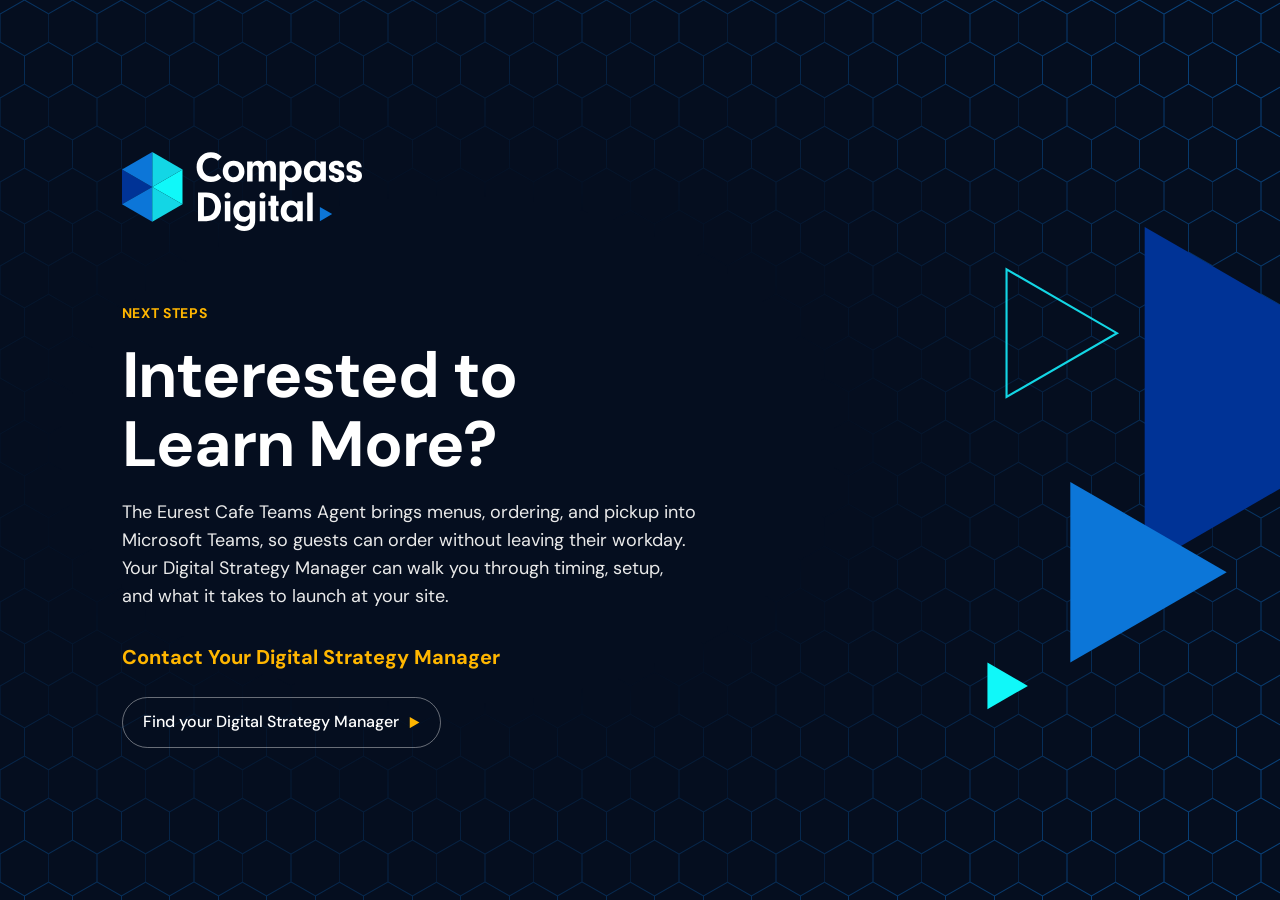
<file: index.html>
<!doctype html>
<html lang="en" data-brand="compass-digital">
<head>
<meta charset="utf-8">
<meta name="viewport" content="width=device-width, initial-scale=1, viewport-fit=cover">
<meta name="robots" content="noindex">
<meta name="color-scheme" content="dark">
<meta http-equiv="Content-Security-Policy" content="default-src 'none'; style-src 'unsafe-inline'; img-src data:; font-src data:; base-uri 'none'; form-action 'none'">
<meta name="referrer" content="no-referrer">
<!-- ╔══ SITE CONFIG (head) ═════════════════════════════════════════════════╗
     ║ Per-site values, part 1 of 2. Part 2 is the first block in <body>.    ║
     ║ Theme: set data-brand on <html> above (themes are defined in :root).  ║
     ╚═══════════════════════════════════════════════════════════════════════╝ -->
<title>Eurest Cafe Teams Agent · Next Steps</title>
<meta name="description" content="Ready to bring the Eurest Cafe Teams Agent to your site? Contact your Digital Strategy Manager to learn more.">
<!-- ══ END SITE CONFIG (head) ══ -->
<link rel="icon" type="image/svg+xml" href="[data-uri]">
<style>
/* ──────────────────────────────────────────────────────────────────────────
   Placeholder page · Compass Digital brand guidelines v1.02
   Type: DM Sans (embedded, Latin subset, SIL OFL 1.1).
   Colour names follow the guide (p.19): Blue #003396, Cerulean #0C76D8,
   Cyan #13D6E5, Lite Cyan #10F8F9, Gold #FFB600 (single accent).
   ────────────────────────────────────────────────────────────────────────── */

@font-face { font-family: "DM Sans"; font-weight: 400; font-display: swap; src: url("[data-uri]") format("woff2"); }
@font-face { font-family: "DM Sans"; font-weight: 500; font-display: swap; src: url("[data-uri]") format("woff2"); }
@font-face { font-family: "DM Sans"; font-weight: 700; font-display: swap; src: url("[data-uri]") format("woff2"); }

/* Brand tokens. Add a new [data-brand="…"] block to theme another site. */
[data-brand="compass-digital"] {
  --bg:        #050E1F;  /* Compass Digital Black */
  --text:      #FFFFFF;  /* White                 */
  --text-soft: #EAEAEA;  /* Neutral 4: body copy  */
  --accent:    #FFB600;  /* Gold: callout, CTA, link marker, focus */
  --line:      #0C76D8;  /* Cerulean: hex grid    */
  --tri-1:     #003396;  /* Blue                  */
  --tri-2:     #0C76D8;  /* Cerulean              */
  --tri-3:     #13D6E5;  /* Cyan                  */
  --tri-4:     #10F8F9;  /* Lite Cyan             */
}

*, *::before, *::after { box-sizing: border-box; }

html { background: var(--bg); color: var(--text); -webkit-text-size-adjust: 100%; overflow-x: hidden; }

body {
  position: relative;
  margin: 0;
  min-height: 100vh;
  min-height: 100dvh;
  display: grid;
  align-items: center;
  font: 400 1.125rem/1.55 "DM Sans", system-ui, sans-serif;
  overflow: clip;   /* keeps the bleeding motif from causing sideways scroll */
}

/* ── Motif: hexagon line grid, faded out of the centre so it hugs the edges */
body::before {
  content: "";
  position: absolute;
  inset: 0;
  z-index: -2;
  background: url("data:image/svg+xml,%3Csvg xmlns='http://www.w3.org/2000/svg' width='48.5' height='84'%3E%3Cpath d='M24.25 0 48.5 14v28L24.25 56 0 42V14zM24.25 56v28' fill='none' stroke='%230C76D8' stroke-opacity='.5'/%3E%3C/svg%3E") 0 0 / 48.5px 84px;
  -webkit-mask: radial-gradient(ellipse 75% 70% at 35% 50%, transparent 40%, #000 100%);
          mask: radial-gradient(ellipse 75% 70% at 35% 50%, transparent 40%, #000 100%);
}

/* ── Motif: forward-facing triangles, bleeding off the right edge */
.decor {
  position: absolute;
  z-index: -1;
  top: 50%;
  right: 0;
  height: min(82vh, 680px);
  width: auto;
  transform: translate(22%, -50%);
  pointer-events: none;
}

/* ── Content */
main {
  width: min(100%, 76rem);
  margin: 0 auto;
  padding: clamp(2.5rem, 7vw, 5rem) clamp(1.5rem, 7vw, 6rem);
}

.content { max-width: 36rem; }

.logo { display: block; width: clamp(11rem, 26vw, 15rem); height: auto; }

/* Clearspace ≥ the logo's arrow (≈18% of its height) on all sides */
.logo-wrap { margin: 0 0 clamp(3rem, 8vh, 5rem); padding: 0; }

.callout {
  margin: 0 0 1rem;
  font-size: .875rem;
  font-weight: 700;
  letter-spacing: .05em;   /* guide: tracking 50 */
  text-transform: uppercase;
  color: var(--accent);
}

h1 {
  margin: 0 0 1.25rem;
  font-size: clamp(2.25rem, 1.4rem + 3.6vw, 4rem);
  font-weight: 700;
  line-height: 1.08;
  letter-spacing: -.015em;
  text-wrap: balance;
}

.body { margin: 0 0 2rem; max-width: 34em; color: var(--text-soft); text-wrap: pretty; }

.cta { margin: 0 0 1.5rem; font-size: 1.25rem; font-weight: 700; color: var(--accent); }

/* Secondary link: shaped as a pill so it reads as interactive without an underline */
.more {
  display: inline-flex;
  align-items: center;
  gap: .625rem;
  padding: .75rem 1.25rem;
  border: 1px solid rgb(255 255 255 / .4);
  border-radius: 999px;
  color: var(--text);
  font-size: 1rem;
  font-weight: 500;
  text-decoration: none;
  transition: border-color .2s, background-color .2s;
}
.more svg { width: .7em; height: .7em; flex: none; fill: var(--accent); }
.more:hover { border-color: var(--accent); background: rgb(255 182 0 / .08); }
.more:focus-visible { outline: 3px solid var(--accent); outline-offset: 3px; }

/* ── Small screens: triangles move to the bottom-right corner, clear of copy */
@media (max-width: 47.99em) {
  body { align-items: start; }
  .decor { top: auto; bottom: 0; height: 48vw; transform: translate(20%, 8%); }
  main { padding-bottom: 48vw; }
}

/* ── Motion: one gentle entrance, only when the visitor allows motion */
@media (prefers-reduced-motion: no-preference) {
  .content > * { animation: rise .7s cubic-bezier(.2, .7, .2, 1) both; }
  .content > :nth-child(2) { animation-delay: .08s; }
  .content > :nth-child(3) { animation-delay: .16s; }
  .content > :nth-child(4) { animation-delay: .24s; }
  .content > :nth-child(5) { animation-delay: .32s; }
  .content > :nth-child(6) { animation-delay: .40s; }
  @keyframes rise { from { opacity: 0; transform: translateY(.75rem); } }
}

@media (forced-colors: active) {
  .more { border-color: LinkText; }
  .more svg { fill: LinkText; }
}
</style>
</head>
<body>
<main>
  <div class="content">
    <!-- ╔══ SITE CONFIG (content) ═══════════════════════════════════════════╗
         ║ Per-site copy, part 2 of 2. Callout UPPERCASE · heading Title Case ║
         ║ · body sentence case · Oxford comma · no italics or underlines.    ║
         ╚════════════════════════════════════════════════════════════════════╝ -->
    <p class="logo-wrap"><img class="logo" src="[data-uri]" width="431.54" height="142.34" alt="Compass Digital"></p>
    <p class="callout">Next Steps</p>
    <h1>Interested to Learn More?</h1>
    <p class="body">The Eurest Cafe Teams Agent brings menus, ordering, and pickup into Microsoft Teams, so guests can order without leaving their workday. Your Digital Strategy Manager can walk you through timing, setup, and what it takes to launch at your site.</p>
    <p class="cta">Contact Your Digital Strategy Manager</p>
    <a class="more" href="https://www.cdsupport.io/hc/en-us/articles/23193519933975-Who-is-my-Digital-Strategy-Manager-B-I">Find your Digital Strategy Manager<svg viewBox="0 0 22.13 25.57" aria-hidden="true"><path d="M0 0v25.57L22.13 12.79z"/></svg></a>
    <!-- ══ END SITE CONFIG (content) ══ -->
  </div>
</main>

<!-- Decorative motif: forward-facing triangles (brand guide p.5) -->
<svg class="decor" viewBox="0 0 420 640" aria-hidden="true" focusable="false">
  <path fill="var(--tri-1)" d="M200 110v320l277.1-160z"/>
  <path fill="var(--tri-2)" d="M130 350v170l147.2-85z"/>
  <path fill="none" stroke="var(--tri-3)" stroke-width="2" d="M70 150v120l103.9-60z"/>
  <path fill="var(--tri-4)" d="M52 520v44l38.1-22z"/>
</svg>
</body>
</html>
</file>
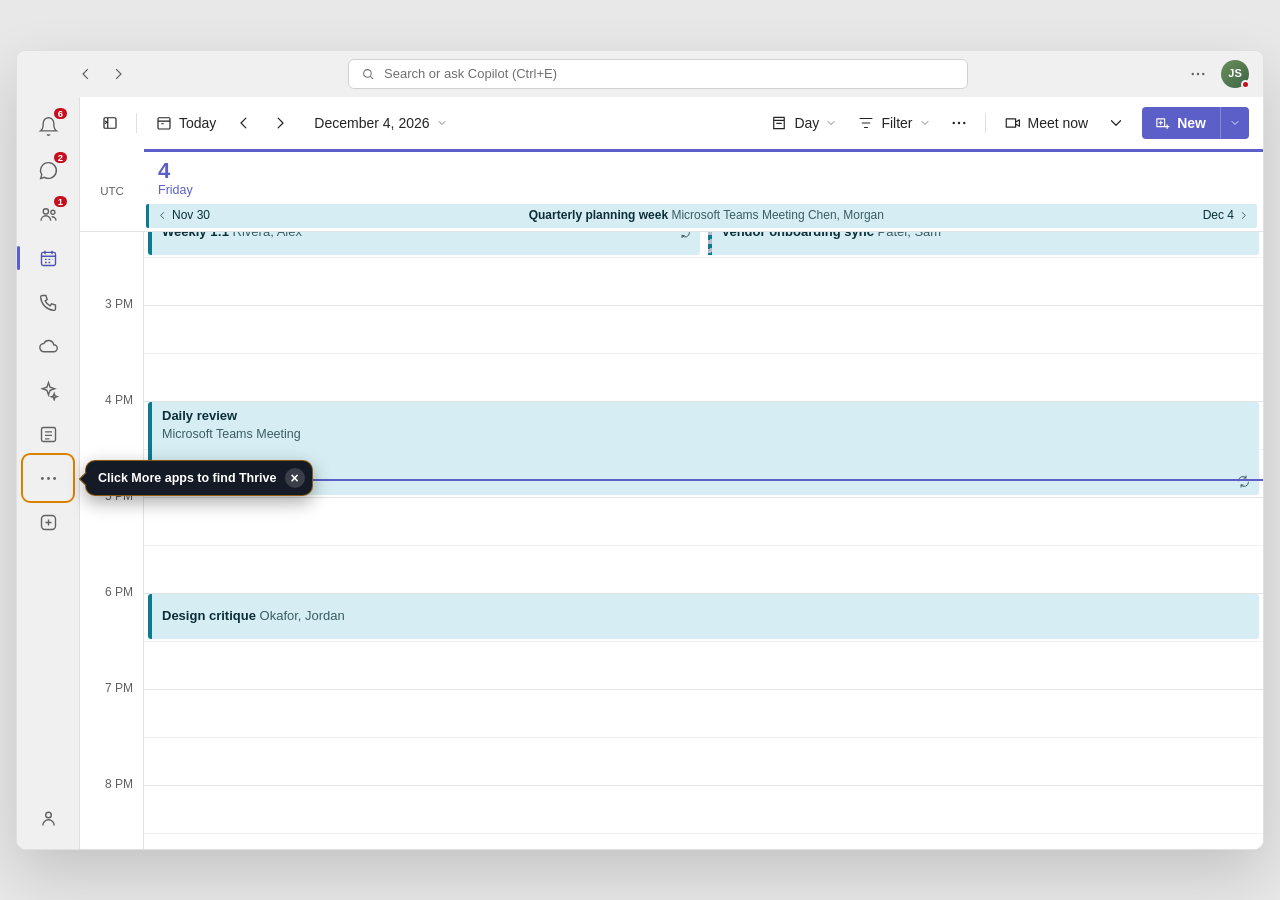
<file: teams/ordering.html>
<!doctype html>
<html lang="en">
<head>
<meta charset="utf-8" />
<meta name="viewport" content="width=device-width, initial-scale=1, viewport-fit=cover" />
<meta http-equiv="Content-Security-Policy" content="default-src 'self'; script-src 'self'; style-src 'self' 'unsafe-inline'; img-src 'self'; font-src 'self'; connect-src 'none'; frame-src 'none'; object-src 'none'; base-uri 'none'; form-action 'none'" />
<meta name="referrer" content="same-origin" />
<meta name="robots" content="noindex, nofollow, noarchive" />
<title>Thrive — Microsoft Teams</title>
<link rel="stylesheet" href="../assets/css/fonts.css" />
<script src="../assets/js/theme.js"></script>
<link rel="stylesheet" href="ordering.css" />
<link rel="stylesheet" href="calendar.css" />
<link rel="stylesheet" href="nav.css" />
<link rel="stylesheet" href="chats.css" />
<link rel="stylesheet" href="activity.css" />
<link rel="stylesheet" href="screens.css" />
<link rel="stylesheet" href="cues.css" />
</head>
<body>
<main class="window" data-view="calendar" role="application" aria-label="Thrive app in Microsoft Teams">

  <!-- Teams titlebar -->
  <div class="titlebar">
    <div class="navbtns">
      <button class="btn-ic" title="Back"><svg viewBox="0 0 24 24" fill="none" stroke="currentColor" stroke-width="1.6"><path d="M14.5 5.5L8 12l6.5 6.5"/></svg></button>
      <button class="btn-ic" title="Forward"><svg viewBox="0 0 24 24" fill="none" stroke="currentColor" stroke-width="1.6"><path d="M9.5 5.5L16 12l-6.5 6.5"/></svg></button>
    </div>
    <div class="searchbox"><svg viewBox="0 0 24 24" fill="none" stroke="currentColor" stroke-width="1.8"><circle cx="11" cy="11" r="6.5"/><path d="M16 16l4.5 4.5"/></svg>Search or ask Copilot (Ctrl+E)</div>
    <div class="tright">
      <button class="btn-ic" title="Settings and more"><svg viewBox="0 0 24 24" fill="currentColor"><circle cx="5" cy="12" r="1.6"/><circle cx="12" cy="12" r="1.6"/><circle cx="19" cy="12" r="1.6"/></svg></button>
      <span class="winavatar" title="Smith, John">JS<i></i></span>
    </div>
  </div>

  <div class="shell">
    <!-- App rail -->
    <nav class="rail" aria-label="App bar">
      <button class="rit" title="Activity" data-go="activity"><svg viewBox="0 0 24 24" fill="none" stroke="currentColor" stroke-width="1.6"><path d="M18 8a6 6 0 10-12 0c0 7-3 9-3 9h18s-3-2-3-9"/><path d="M13.7 21a2 2 0 01-3.4 0"/></svg><span class="rbadge"></span></button>
      <button class="rit" title="Chat" data-go="chats"><svg viewBox="0 0 24 24" fill="none" stroke="currentColor" stroke-width="1.6"><path d="M12 3a9 9 0 00-7.7 13.7L3 21l4.5-1.2A9 9 0 1012 3z"/></svg><span class="rbadge">2</span></button>
      <button class="rit" title="Teams" data-go="teams"><svg viewBox="0 0 24 24" fill="none" stroke="currentColor" stroke-width="1.6"><circle cx="9" cy="8.5" r="3"/><path d="M3.5 19a5.5 5.5 0 0111 0"/><circle cx="17" cy="9.5" r="2.3"/><path d="M15.6 14.6a4.6 4.6 0 015 4.4"/></svg><span class="rbadge">1</span></button>
      <button class="rit on" title="Calendar" data-go="calendar"><svg viewBox="0 0 24 24" fill="none" stroke="currentColor" stroke-width="1.6"><rect x="4" y="5" width="16" height="15" rx="2"/><path d="M4 9.5h16M8 3v4M16 3v4M8 13h2M12 13h2M16 13h.5M8 16.5h2M12 16.5h2"/></svg></button>
      <button class="rit" title="Calls" data-go="calls"><svg viewBox="0 0 24 24" fill="none" stroke="currentColor" stroke-width="1.6"><path d="M5 4h4l1.5 4.5-2.3 1.7a12 12 0 005.6 5.6l1.7-2.3L20 15v4a2 2 0 01-2.2 2A16.5 16.5 0 013 6.2 2 2 0 015 4z"/></svg></button>
      <button class="rit" title="OneDrive" data-go="files"><svg viewBox="0 0 24 24" fill="none" stroke="currentColor" stroke-width="1.6"><path d="M7 18h11a4 4 0 100-8 6 6 0 00-11.3-1.5A4.5 4.5 0 007 18z"/></svg></button>
      <button class="rit" title="Copilot" data-go="copilot"><svg viewBox="0 0 24 24" fill="none" stroke="currentColor" stroke-width="1.6"><path d="M12 3l1.8 5.2L19 10l-5.2 1.8L12 17l-1.8-5.2L5 10l5.2-1.8L12 3z"/><path d="M18.5 15.5l.9 2.6 2.6.9-2.6.9-.9 2.6-.9-2.6-2.6-.9 2.6-.9.9-2.6z"/></svg></button>
      <button class="rit" title="Notes" data-go="notes"><svg viewBox="0 0 24 24" fill="none" stroke="currentColor" stroke-width="1.6"><rect x="4" y="4" width="16" height="16" rx="2"/><path d="M8 9h8M8 13h8M8 17h5"/></svg></button>
      <button class="rit" title="More apps" data-apps aria-haspopup="dialog" aria-expanded="false" aria-controls="apps"><svg viewBox="0 0 24 24" fill="currentColor"><circle cx="5" cy="12" r="1.6"/><circle cx="12" cy="12" r="1.6"/><circle cx="19" cy="12" r="1.6"/></svg></button>
      <button class="rit" title="Add apps" data-apps aria-haspopup="dialog" aria-expanded="false" aria-controls="apps"><svg viewBox="0 0 24 24" fill="none" stroke="currentColor" stroke-width="1.6"><rect x="4" y="4" width="16" height="16" rx="4"/><path d="M12 8.5v7M8.5 12h7"/></svg></button>
      <span class="rsp"></span>
      <button class="rit" title="People" data-go="people"><svg viewBox="0 0 24 24" fill="none" stroke="currentColor" stroke-width="1.6"><circle cx="12" cy="8" r="3.2"/><path d="M5.5 20a6.5 6.5 0 0113 0"/></svg></button>
    </nav>

    <!-- Side panes (lists) come before main panes. Each screen's script builds its pane. -->
    <aside id="actlist" aria-label="Activity"></aside>
    <aside id="clist" aria-label="Chat list"></aside>
    <aside id="teamlist" aria-label="Teams"></aside>
    <aside id="callpad" aria-label="Make a call"></aside>
    <aside id="notelist" aria-label="Notes"></aside>
    <section id="calview" aria-label="Calendar"></section>


    <section class="pane main chatpane" id="chatpane">

  <div class="topbar">
    <button class="btn-ic back" data-back title="Back" aria-label="Back"><svg viewBox="0 0 24 24" fill="none" stroke="currentColor" stroke-width="1.8"><path d="M14.5 5.5L8 12l6.5 6.5"/></svg></button>
    <span class="appicon" aria-hidden="true"><img class="avimg" src="../assets/brand/thrive.png" alt=""><span class="presence"></span></span>
    <span class="apptitle">Thrive</span>
    <div class="right">
      <button class="btn-ic" title="Video call"><svg viewBox="0 0 24 24" fill="none" stroke="currentColor" stroke-width="1.6"><rect x="3" y="6.5" width="12.5" height="11" rx="2.5"/><path d="M15.5 10.8l4.3-2.6a.5.5 0 01.7.4v6.8a.5.5 0 01-.7.4l-4.3-2.6"/></svg></button>
      <button class="btn-ic" title="Search"><svg viewBox="0 0 24 24" fill="none" stroke="currentColor" stroke-width="1.6"><circle cx="11" cy="11" r="6.5"/><path d="M16 16l4.5 4.5"/></svg></button>
      <button class="btn-ic" title="More options"><svg viewBox="0 0 24 24" fill="currentColor"><circle cx="5" cy="12" r="1.6"/><circle cx="12" cy="12" r="1.6"/><circle cx="19" cy="12" r="1.6"/></svg></button>
    </div>
  </div>

  <div class="tabs" role="tablist" aria-label="Thrive sections">
    <button class="tab" role="tab" data-tab="home" aria-selected="true">Home</button>
    <button class="tab" role="tab" data-tab="messages" aria-selected="false">Chat<span class="pill" id="msgPill">1</span></button>
    <button class="tab" role="tab" data-tab="about" aria-selected="false">About</button>
  </div>

  <div class="panels">
    <!-- HOME -->
    <section class="panel active" data-panel="home" role="tabpanel">
      <div class="scroll"><div class="home">
        <h1 class="h1">Welcome to Thrive! 👋</h1>
        <p class="sub">Your location is set. Start a conversation to place an order!</p>
        <div class="locrow"><span>📍</span><b>Location:</b> <span class="val" id="locName">Eurest Cafe</span>
          <button class="btn btn-crimson loc-cta" id="changeLoc">Change Location</button></div>
        <div class="divider"></div>
        <div class="sec-title">🤖 My Pre-orders <span class="badge" id="poBadge" hidden></span></div>
        <div id="poArea"></div>
      </div></div>
    </section>

    <!-- CHAT -->
    <section class="panel" data-panel="messages" role="tabpanel">
      <div class="scroll" id="chatScroll">
        <div class="msgs" id="chat">
          <div class="today"><span>Today</span></div>
        </div>
      </div>
      <div class="composer">
        <form class="cbox" id="composer" autocomplete="off">
          <div class="crow">
            <input id="cinput" placeholder="Type a message" aria-label="Type a message" />
            <div class="cicons" aria-hidden="false">
              <button type="button" title="Format" tabindex="-1"><svg viewBox="0 0 24 24" fill="none" stroke="currentColor" stroke-width="1.6"><path d="M13 5l6 6-9.5 9.5H4V15L13 5z"/><path d="M11 7.5l5.5 5.5"/></svg></button>
              <button type="button" title="Emoji" tabindex="-1"><svg viewBox="0 0 24 24" fill="none" stroke="currentColor" stroke-width="1.6"><circle cx="12" cy="12" r="8.5"/><path d="M8.7 14a4.2 4.2 0 006.6 0"/><circle cx="9.3" cy="10" r="1" fill="currentColor"/><circle cx="14.7" cy="10" r="1" fill="currentColor"/></svg></button>
              <button type="button" title="Attach file" tabindex="-1"><svg viewBox="0 0 24 24" fill="none" stroke="currentColor" stroke-width="1.6"><path d="M20 11.5l-7.6 7.6a5 5 0 01-7-7L13 4.5a3.4 3.4 0 014.8 4.8l-7.4 7.4a1.8 1.8 0 01-2.6-2.6l6.8-6.8"/></svg></button>
              <button type="button" title="Loop and more" tabindex="-1"><svg viewBox="0 0 24 24" fill="none" stroke="currentColor" stroke-width="1.6"><path d="M12 5v14M5 12h14"/></svg></button>
              <button class="send" type="submit" title="Send" aria-label="Send"><svg viewBox="0 0 24 24" fill="none" stroke="currentColor" stroke-width="1.6"><path d="M4.5 12L20 4.5 16.5 20l-4.3-5.2L4.5 12z"/><path d="M12.2 14.8L20 4.5"/></svg></button>
            </div>
          </div>
        </form>
      </div>
    </section>

    <!-- ABOUT -->
    <section class="panel" data-panel="about" role="tabpanel">
      <div class="scroll"><div class="about">
        <h2>About Thrive</h2>
        <p>Thrive is the Eurest Cafe ordering assistant. Open <b>Chat</b> to pick a brand, browse a menu, and build your cart. Save any cart as a recurring <b>pre-order</b> and Thrive will ping you when it's ready to confirm. Your pre-orders live on the <b>Home</b> tab, where you can pause, resume, or cancel them.</p>
      </div></div>
    </section>

    <!-- MODAL -->
    <div class="overlay" id="overlay" role="dialog" aria-modal="true" aria-labelledby="modalTitle">
      <div class="modal">
        <div class="modal-h">
          <span class="mi"><img class="avimg" src="../assets/brand/thrive.png" alt=""></span>
          <h3 id="modalTitle">Create Pre-order</h3>
          <button class="x" id="modalX" aria-label="Close">✕</button>
        </div>
        <div class="modal-b">
          <div class="fld"><label for="poNameInput">Pre-order Name</label>
            <input id="poNameInput" placeholder="e.g. Morning Smoothie" /></div>
          <div class="fld"><label for="poHour">Pickup Hour</label>
            <select id="poHour"><option value="">Hour</option></select></div>
          <div class="fld"><label for="poMin">Pickup Minute</label>
            <select id="poMin"><option value="">Minute</option></select></div>
          <div class="fld"><label for="poRec">Recurrence</label>
            <select id="poRec"><option value="">How often?</option>
              <option>Daily</option><option>Weekdays</option><option>Weekends</option><option>Weekly</option></select></div>
        </div>
        <div class="modal-f">
          <button class="btn btn-ghost" id="modalCancel">Cancel</button>
          <button class="btn btn-primary" id="modalCreate">Create</button>
        </div>
      </div>
    </div>

    <div class="toast" id="toast"></div>
  </div>
    </section><!-- /chatpane -->

    <section id="convpane" aria-label="Chat"></section>
    <section id="chanpane" aria-label="Channel"></section>
    <section id="callhist" aria-label="Call history"></section>
    <section id="filelist" aria-label="Files"></section>
    <section id="notepane" aria-label="Note"></section>
    <section id="peoplelist" aria-label="People"></section>
    <section id="copilot" aria-label="Copilot"></section>
  </div><!-- /shell -->

  <!-- Mobile bottom nav (calendar view, 720px and narrower) -->
  <nav class="mnav" aria-label="Teams">
    <button type="button" title="Activity" data-go="activity"><svg viewBox="0 0 24 24" fill="none" stroke="currentColor" stroke-width="1.6"><path d="M18 8a6 6 0 10-12 0c0 7-3 9-3 9h18s-3-2-3-9"/><path d="M13.7 21a2 2 0 01-3.4 0"/></svg><span class="rbadge"></span>Activity</button>
    <button type="button" title="Chat" data-go="chats"><svg viewBox="0 0 24 24" fill="none" stroke="currentColor" stroke-width="1.6"><path d="M12 3a9 9 0 00-7.7 13.7L3 21l4.5-1.2A9 9 0 1012 3z"/></svg><span class="rbadge">1</span>Chat</button>
    <button type="button" title="Calendar" data-go="calendar" class="on"><svg viewBox="0 0 24 24" fill="none" stroke="currentColor" stroke-width="1.6"><rect x="4" y="5" width="16" height="15" rx="2"/><path d="M4 9.5h16M8 3v4M16 3v4M8 13h2M12 13h2M16 13h.5M8 16.5h2M12 16.5h2"/></svg>Calendar</button>
    <button type="button" title="Calls" data-go="calls"><svg viewBox="0 0 24 24" fill="none" stroke="currentColor" stroke-width="1.6"><path d="M5 4h4l1.5 4.5-2.3 1.7a12 12 0 005.6 5.6l1.7-2.3L20 15v4a2 2 0 01-2.2 2A16.5 16.5 0 013 6.2 2 2 0 015 4z"/></svg>Calls</button>
    <button type="button" title="Files" data-go="files"><svg viewBox="0 0 24 24" fill="none" stroke="currentColor" stroke-width="1.6"><path d="M7 3.5h7l4.5 4.5v12.5H7z"/><path d="M14 3.5V8h4.5"/></svg>Files</button>
    <button type="button" title="More" data-apps aria-haspopup="dialog" aria-expanded="false" aria-controls="apps"><svg viewBox="0 0 24 24" fill="currentColor"><circle cx="5" cy="12" r="1.6"/><circle cx="12" cy="12" r="1.6"/><circle cx="19" cy="12" r="1.6"/></svg>More</button>
  </nav>

  <!-- More apps: flyout on desktop, bottom sheet on mobile (nav.js) -->
  <div class="apps" id="apps" role="dialog" aria-label="Apps" hidden>
    <div class="apps-card">
      <span class="apps-grab" aria-hidden="true"></span>
      <div class="apps-list" id="appsList">
        <button type="button" class="app-row" id="appThrive"><span class="app-ic"><img src="../assets/brand/thrive.png" alt=""></span>Thrive</button>
      </div>
    </div>
  </div>
</main>

<script src="menu.js"></script>
<script src="ordering.js"></script>
<script src="ui.js"></script>
<script src="data.js"></script>
<script src="nav.js"></script>
<script src="calendar.js"></script>
<script src="chats.js"></script>
<script src="activity.js"></script>
<script src="calls.js"></script>
<script src="files.js"></script>
<script src="channels.js"></script>
<script src="extras.js"></script>
<script src="cues.js"></script>
</body>
</html>
</file>
<file: assets/css/fonts.css>
/* Inter (latin subset), self-hosted. Generated from the original inline @font-face rules. */
@font-face{font-family:'Inter';font-style:normal;font-weight:400;font-display:swap;src:url(../fonts/inter-400-1.woff2) format('woff2');unicode-range:U+0000-00FF,U+0131,U+0152-0153,U+02BB-02BC,U+02C6,U+02DA,U+02DC,U+0304,U+0308,U+0329,U+2000-206F,U+20AC,U+2122,U+2191,U+2193,U+2212,U+2215,U+FEFF,U+FFFD;}
@font-face{font-family:'Inter';font-style:normal;font-weight:500;font-display:swap;src:url(../fonts/inter-500-2.woff2) format('woff2');unicode-range:U+0000-00FF,U+0131,U+0152-0153,U+02BB-02BC,U+02C6,U+02DA,U+02DC,U+0304,U+0308,U+0329,U+2000-206F,U+20AC,U+2122,U+2191,U+2193,U+2212,U+2215,U+FEFF,U+FFFD;}
@font-face{font-family:'Inter';font-style:normal;font-weight:600;font-display:swap;src:url(../fonts/inter-600-3.woff2) format('woff2');unicode-range:U+0000-00FF,U+0131,U+0152-0153,U+02BB-02BC,U+02C6,U+02DA,U+02DC,U+0304,U+0308,U+0329,U+2000-206F,U+20AC,U+2122,U+2191,U+2193,U+2212,U+2215,U+FEFF,U+FFFD;}
@font-face{font-family:'Inter';font-style:normal;font-weight:700;font-display:swap;src:url(../fonts/inter-700-4.woff2) format('woff2');unicode-range:U+0000-00FF,U+0131,U+0152-0153,U+02BB-02BC,U+02C6,U+02DA,U+02DC,U+0304,U+0308,U+0329,U+2000-206F,U+20AC,U+2122,U+2191,U+2193,U+2212,U+2215,U+FEFF,U+FFFD;}
@font-face{font-family:'Inter';font-style:normal;font-weight:800;font-display:swap;src:url(../fonts/inter-800-5.woff2) format('woff2');unicode-range:U+0000-00FF,U+0131,U+0152-0153,U+02BB-02BC,U+02C6,U+02DA,U+02DC,U+0304,U+0308,U+0329,U+2000-206F,U+20AC,U+2122,U+2191,U+2193,U+2212,U+2215,U+FEFF,U+FFFD;}
</file>
<file: teams/ordering.css>
/* Thrive ordering agent, Microsoft Teams window styles.
   Moved out of the original inline <style>. One change: the chat-list column stays
   visible down to 720px (narrowed), instead of hiding below 1020px. */
:root{
    --bg:#1f1f1f; --panel:#292929; --panel-2:#333333; --panel-3:#3d3d3d;
    --border:#3d3d3d; --border-strong:#4a4a4a;
    --text:#d6d6d6; --strong:#ffffff; --muted:#adadad; --faint:#8a8a8a;
    --brand:#7f85f5; --brand-btn:#5b5fc7; --brand-hi:#4f52b2; --brand-lo:#444791;
    --bubble-me:#33344a;
    --danger:#c50f1f; --danger-hi:#b10e1c;
    --green:#92c353;
    --link:#7f85f5; --botA:#34d399; --botB:#0ea5a4;
    --radius:8px;
    --font:"Segoe UI",-apple-system,BlinkMacSystemFont,Roboto,Helvetica,Arial,"Apple Color Emoji","Segoe UI Emoji",sans-serif;
  }
  *{box-sizing:border-box}
  html,body{height:100%}
  body{margin:0;background:#141414;color:var(--text);font-family:var(--font);font-size:14px;line-height:1.45;
    -webkit-font-smoothing:antialiased;display:flex;align-items:center;justify-content:center;padding:16px}
  .window{width:100%;max-width:1300px;height:min(800px,calc(100vh - 32px));background:var(--bg);
    border:1px solid var(--border);border-radius:10px;overflow:hidden;display:flex;flex-direction:column;
    box-shadow:0 24px 60px rgba(0,0,0,.5);position:relative}

  /* Header (Teams chat header) */
  .topbar{display:flex;align-items:center;gap:12px;padding:10px 16px 0;flex:0 0 auto}
  .appicon{width:32px;height:32px;border-radius:50%;background:#242b24;display:grid;place-items:center;flex:0 0 auto;position:relative}
  .appicon svg{width:18px;height:18px;color:#06231b}
  .appicon .presence{position:absolute;right:-1px;bottom:-1px;width:11px;height:11px;border-radius:50%;background:var(--green);border:2px solid var(--bg)}
  .apptitle{color:var(--strong);font-weight:700;font-size:17px}
  .topbar .right{margin-left:auto;display:flex;align-items:center;gap:6px}
  .btn-ic{background:none;border:0;padding:6px;border-radius:4px;color:var(--muted);cursor:pointer;display:inline-flex}
  .btn-ic:hover{color:var(--strong);background:var(--panel-2)} .btn-ic svg{width:18px;height:18px}

  /* Tabs (Teams underline) */
  .tabs{display:flex;gap:4px;padding:2px 16px 0 60px;border-bottom:1px solid var(--border);flex:0 0 auto}
  .tab{appearance:none;background:none;border:0;color:var(--muted);font-family:inherit;font-size:14px;font-weight:600;
    padding:9px 10px 10px;cursor:pointer;position:relative;border-radius:4px 4px 0 0}
  .tab:hover{color:var(--text)}
  .tab[aria-selected="true"]{color:var(--strong)}
  .tab[aria-selected="true"]::after{content:"";position:absolute;left:10px;right:10px;bottom:-1px;height:3px;background:var(--brand);border-radius:3px 3px 0 0}
  .tab .pill{margin-left:6px;font-size:11px;font-weight:700;color:#fff;background:var(--danger);border-radius:999px;padding:1px 6px;display:none}
  .tab .pill.on{display:inline-block}

  .panels{flex:1 1 auto;min-height:0;position:relative}
  .panel{position:absolute;inset:0;display:none;flex-direction:column;min-height:0}
  .panel.active{display:flex}
  .scroll{overflow-y:auto;overflow-x:hidden;flex:1 1 auto;min-height:0}
  .scroll::-webkit-scrollbar{width:10px}
  .scroll::-webkit-scrollbar-thumb{background:#4a4a4a;border-radius:8px;border:3px solid var(--bg)}

  /* Buttons (Fluent) */
  .btn{appearance:none;font-family:inherit;font-weight:600;font-size:13px;border-radius:4px;padding:7px 14px;
    border:1px solid transparent;cursor:pointer;line-height:1.2;white-space:nowrap;display:inline-flex;align-items:center;gap:6px}
  .btn:focus-visible{outline:2px solid var(--brand);outline-offset:2px}
  .btn-primary{background:var(--brand-btn);color:#fff}
  .btn-primary:hover{background:var(--brand-hi)} .btn-primary:active{background:var(--brand-lo)}
  .btn-danger{background:var(--danger);color:#fff} .btn-danger:hover{background:var(--danger-hi)}
  .btn-crimson{background:var(--brand-btn);color:#fff} .btn-crimson:hover{background:var(--brand-hi)}
  .btn-ghost{background:transparent;color:var(--text);border-color:var(--border-strong)}
  .btn-ghost:hover{background:var(--panel-2)}

  /* Home */
  .home{padding:18px 20px 28px}
  .h1{color:var(--strong);font-size:19px;font-weight:700;margin:2px 0 3px}
  .sub{color:var(--muted);font-size:14px;margin:0 0 14px}
  .locrow{display:flex;align-items:center;gap:8px;flex-wrap:wrap;font-size:14px;padding:2px 0 4px}
  .locrow b{color:var(--strong);font-weight:600} .locrow .val{color:var(--text)}
  .loc-cta{margin-left:auto;padding:8px 15px;font-size:13px}
  .divider{height:1px;background:var(--border);margin:18px 0 16px}
  .sec-title{display:flex;align-items:center;gap:8px;color:var(--strong);font-size:16px;font-weight:700;margin:2px 0 12px}
  .sec-title .badge{margin-left:4px;font-size:11px;font-weight:700;color:#fff;background:var(--danger);border-radius:999px;padding:2px 7px}
  .empty{color:var(--faint);font-style:italic;font-size:14px}
  .po-list{display:flex;flex-direction:column;gap:10px}
  .po{border:1px solid var(--border);background:var(--panel);border-radius:var(--radius);padding:13px 14px}
  .po-top{display:flex;align-items:center;gap:9px}
  .po-name{color:var(--strong);font-weight:700;font-size:14.5px}
  .po-status{font-size:11px;font-weight:700;border-radius:999px;padding:2px 8px;text-transform:uppercase;letter-spacing:.3px}
  .po-status.active{color:#b6d89a;background:rgba(146,195,83,.14)}
  .po-status.paused{color:#f1a7ad;background:rgba(197,15,31,.18)}
  .po-sched{color:var(--muted);font-size:12.5px;margin-left:auto;display:flex;align-items:center;gap:5px}
  .po-meta{color:var(--muted);font-size:12.5px;margin:7px 0 0}
  .po-items{color:var(--text);font-size:13.5px;margin:6px 0 0;padding:0;list-style:none}
  .po-items li{display:flex;justify-content:space-between;gap:12px;padding:2px 0}
  .po-items li span:last-child{color:var(--muted)}
  .po-foot{display:flex;align-items:center;gap:8px;margin-top:11px;padding-top:11px;border-top:1px solid var(--border)}
  .po-total{color:var(--strong);font-weight:700} .po-foot .sp{flex:1}
  .po-foot .btn{padding:6px 12px}

  /* Chat (Teams bubbles) */
  .msgs{padding:14px 0 8px}
  .today{position:sticky;top:6px;z-index:3;display:flex;align-items:center;gap:12px;pointer-events:none;padding:0 24px;margin-bottom:6px}
  .today::before,.today::after{content:"";flex:1;height:1px;background:var(--border)}
  .today span{color:var(--muted);font-size:12px;font-weight:600;background:var(--bg);padding:2px 10px;border-radius:999px;border:1px solid var(--border)}
  .brow{display:flex;gap:8px;padding:5px 16px;align-items:flex-end}
  .brow.me{justify-content:flex-end}
  .stack{max-width:min(640px,86%);min-width:0;display:flex;flex-direction:column;align-items:flex-start}
  .brow.me .stack{align-items:flex-end}
  .meta{display:flex;align-items:center;gap:7px;line-height:1;margin:2px 2px 3px}
  .name{color:var(--muted);font-weight:600;font-size:12px}
  .time{color:var(--faint);font-size:11.5px}
  .bwrap{position:relative;max-width:100%}
  .bwrap:hover .react{opacity:1}
  .bubble{background:var(--panel);border-radius:6px;padding:8px 12px;color:var(--text);min-width:0;overflow-wrap:break-word}
  .brow.me .bubble{background:var(--bubble-me)}
  .av{width:28px;height:28px;border-radius:50%;flex:0 0 auto;display:grid;place-items:center;overflow:hidden;margin-bottom:2px}
  .av.bot{background:#242b24}
  .av.bot svg{width:16px;height:16px;color:#06231b}
  .react{position:absolute;top:-16px;right:8px;display:flex;gap:2px;background:var(--panel-2);border:1px solid var(--border-strong);
    border-radius:999px;padding:3px 5px;opacity:0;transition:.12s;box-shadow:0 4px 10px rgba(0,0,0,.35);z-index:2}
  .react button{background:none;border:0;color:var(--muted);width:26px;height:24px;border-radius:999px;cursor:pointer;font-size:13px}
  .react button:hover{background:var(--panel-3);color:var(--text)}
  .body{color:var(--text);font-size:14px}
  .body p{margin:0 0 6px} .body p:last-child{margin-bottom:0} .body b{color:var(--strong);font-weight:600}
  .body ul{margin:4px 0;padding-left:20px} .body li{margin:2px 0}

  /* Image card (adaptive-card look) */
  .imgcard{width:min(380px,72vw);margin:8px 0}
  .imgcard .fname{color:var(--muted);font-size:12px;margin:2px 0 5px;display:flex;align-items:center;gap:5px}
  .imgcard .fname svg{width:10px;height:10px}
  .tile{height:158px;border-radius:6px;position:relative;overflow:hidden;border:1px solid var(--border);display:grid;place-items:center}
  .tile .emoji{font-size:52px;filter:drop-shadow(0 3px 8px rgba(0,0,0,.4))}
  .tile img.ph{position:absolute;inset:0;width:100%;height:100%;object-fit:cover}
  /* Pictures act like their card's primary button (ordering.js tappable) */
  .tile[role="button"],.mimg[role="button"]{cursor:pointer}
  .mimg[role="button"]{width:fit-content;max-width:100%}
  .tile[role="button"] img.ph,.mimg[role="button"] img{transition:transform .2s,filter .2s}
  .tile[role="button"]:hover img.ph{transform:scale(1.03)}
  .mimg[role="button"]:hover img{filter:brightness(1.06)}
  .tile[role="button"]:focus-visible,.mimg[role="button"]:focus-visible{outline:2px solid var(--brand);outline-offset:2px;border-radius:8px}
  .tile .cap{position:absolute;left:0;right:0;bottom:0;padding:18px 12px 9px;background:linear-gradient(transparent,rgba(0,0,0,.65));
    color:#fff;font-weight:700;font-size:14px;text-shadow:0 1px 3px rgba(0,0,0,.6)}
  .imgcard .cardname{color:var(--strong);font-weight:700;font-size:14px;margin:7px 0 6px}

  /* Item list */
  .items{margin:6px 0}
  .item{padding:10px 0;border-top:1px solid var(--border)}
  .item:first-child{border-top:0}
  .item .line1{display:flex;align-items:baseline;gap:7px}
  .item .nm{color:var(--strong);font-weight:700;font-size:14px}
  .item .pr{color:var(--muted);font-size:13.5px}
  .item .ds{color:var(--muted);font-size:12.5px;margin:3px 0 8px}
  .actions{display:flex;flex-wrap:wrap;gap:8px;margin-top:8px}
  .chips{display:flex;flex-wrap:wrap;gap:8px;margin-top:8px}
  .chip{background:transparent;border:1px solid var(--brand-btn);color:var(--brand);border-radius:999px;
    padding:6px 13px;font-size:13px;font-weight:600;cursor:pointer;font-family:inherit}
  .chip:hover{background:rgba(91,95,199,.14)} .chip:focus-visible{outline:2px solid var(--brand);outline-offset:2px}

  /* Cart card */
  .cartcard{margin:6px 0;min-width:min(340px,68vw)}
  .cartline{display:flex;align-items:center;gap:12px;padding:9px 0;border-bottom:1px solid var(--border)}
  .cartline:last-of-type{border-bottom:0}
  .thumb{width:52px;height:52px;border-radius:6px;flex:0 0 auto;display:grid;place-items:center;font-size:26px;border:1px solid var(--border);overflow:hidden}
  .thumb img{width:100%;height:100%;object-fit:cover;display:block}
  .cartline .ci{flex:1 1 auto;min-width:0}
  .cartline .ci .cn{color:var(--strong);font-weight:700;font-size:14px}
  .cartline .ci .cq{color:var(--muted);font-size:12.5px;margin-top:2px;display:flex;align-items:center;gap:8px}
  .qty{display:inline-flex;align-items:center;border:1px solid var(--border-strong);border-radius:4px;overflow:hidden}
  .qty button{width:24px;height:24px;background:var(--panel-2);border:0;color:var(--text);font-size:15px;cursor:pointer;font-family:inherit}
  .qty button:hover{background:var(--panel-3)}
  .qty span{min-width:26px;text-align:center;color:var(--strong);font-weight:600;font-size:13px}
  .carttotal{display:flex;align-items:center;gap:7px;margin:11px 0 2px;color:var(--strong);font-weight:700;font-size:15px}

  /* Composer (Teams) */
  .composer{flex:0 0 auto;padding:10px 16px 14px;background:var(--bg)}
  .cbox{border:1px solid var(--border-strong);border-radius:8px;background:var(--panel);overflow:hidden}
  .cbox:focus-within{border-color:var(--brand)}
  .crow{display:flex;align-items:center;gap:2px;padding:5px 6px 5px 12px}
  .crow input{flex:1 1 auto;background:none;border:0;color:var(--text);font-family:inherit;font-size:14px;outline:none;min-width:0}
  .crow input::placeholder{color:var(--faint)}
  .cicons{display:flex;align-items:center;gap:1px;color:var(--muted)}
  .cicons button{background:none;border:0;color:inherit;width:30px;height:28px;border-radius:4px;cursor:pointer;display:grid;place-items:center;font-family:inherit}
  .cicons button:hover{background:var(--panel-3);color:var(--text)}
  .cicons svg{width:17px;height:17px}
  .cicons .send{color:var(--brand)}
  .cicons .send:hover{color:#9fa4ff;background:var(--panel-3)}

  .typing{display:flex;gap:4px;align-items:center;padding:4px 0}
  .typing i{width:6px;height:6px;border-radius:50%;background:var(--faint);display:inline-block;animation:blink 1.2s infinite}
  .typing i:nth-child(2){animation-delay:.2s} .typing i:nth-child(3){animation-delay:.4s}
  @keyframes blink{0%,60%,100%{opacity:.25;transform:translateY(0)}30%{opacity:1;transform:translateY(-2px)}}

  /* About */
  .about{padding:20px}
  .about h2{color:var(--strong);margin:0 0 8px;font-size:17px}
  .about p{color:var(--muted);max-width:62ch} .about b{color:var(--text)}

  /* Modal (Teams dialog) */
  .overlay{position:absolute;inset:0;background:rgba(0,0,0,.55);display:none;align-items:flex-start;justify-content:center;z-index:20;padding-top:96px}
  .overlay.show{display:flex}
  .modal{width:min(420px,calc(100% - 40px));background:var(--panel);border:1px solid var(--border-strong);border-radius:8px;
    box-shadow:0 20px 60px rgba(0,0,0,.6);overflow:hidden}
  .modal-h{display:flex;align-items:center;gap:10px;padding:16px 20px 10px}
  .modal-h .mi{width:24px;height:24px;border-radius:50%;background:#242b24;display:grid;place-items:center;flex:0 0 auto}
  .modal-h .mi svg{width:14px;height:14px;color:#06231b}
  .modal-h h3{margin:0;color:var(--strong);font-size:17px;font-weight:700;flex:1 1 auto}
  .modal-h .x{background:none;border:0;color:var(--muted);cursor:pointer;font-size:16px;line-height:1;padding:4px 6px;border-radius:4px}
  .modal-h .x:hover{color:var(--strong);background:var(--panel-2)}
  .modal-b{padding:4px 20px}
  .fld{margin:0 0 14px}
  .fld label{display:block;color:var(--strong);font-weight:600;font-size:13px;margin:0 0 5px}
  .fld input,.fld select{width:100%;background:var(--bg);border:1px solid var(--border-strong);border-bottom:2px solid var(--border-strong);color:var(--text);
    border-radius:4px 4px 2px 2px;padding:8px 11px;font-family:inherit;font-size:14px;outline:none}
  .fld input:focus,.fld select:focus{border-bottom-color:var(--brand)}
  .fld input::placeholder{color:var(--faint)}
  .modal-f{display:flex;justify-content:flex-end;gap:9px;padding:14px 20px 18px}

  .toast{position:absolute;left:50%;bottom:18px;transform:translateX(-50%) translateY(10px);background:var(--panel-2);
    border:1px solid var(--border-strong);border-left:3px solid var(--brand-btn);color:var(--strong);font-size:13px;font-weight:600;padding:9px 14px;
    border-radius:6px;opacity:0;pointer-events:none;transition:.25s;z-index:30}
  .toast.show{opacity:1;transform:translateX(-50%) translateY(0)}


  .avimg{width:100%;height:100%;display:block;object-fit:cover}
  .item .mimg{margin:2px 0 8px}
  .item .mimg img{display:block;width:min(300px,100%);border-radius:8px;border:1px solid var(--border)}

  /* ---- Teams shell: titlebar, app rail, chat list ---- */
  .titlebar{display:flex;align-items:center;gap:10px;height:46px;padding:0 14px;background:#141414;flex:0 0 auto}
  .titlebar .navbtns{display:flex;gap:2px;margin-left:40px}
  .searchbox{flex:0 1 620px;margin:0 auto;display:flex;align-items:center;gap:9px;background:#292929;border:1px solid #3d3d3d;
    border-radius:6px;height:30px;padding:0 12px;color:var(--faint);font-size:13px;cursor:text}
  .searchbox svg{width:14px;height:14px;flex:0 0 auto}
  .titlebar .tright{display:flex;align-items:center;gap:8px}
  .winavatar{position:relative;width:28px;height:28px;border-radius:50%;background:linear-gradient(135deg,#6b8f5a,#3c6446);
    display:grid;place-items:center;color:#fff;font-size:11px;font-weight:700}
  .winavatar i{position:absolute;right:-1px;bottom:-1px;width:9px;height:9px;border-radius:50%;background:var(--danger);border:2px solid #141414}

  .shell{flex:1 1 auto;display:flex;min-height:0}
  .chatpane{flex:1 1 auto;display:flex;flex-direction:column;min-width:0;border-left:1px solid var(--border);background:var(--bg)}

  .rail{width:62px;flex:0 0 auto;background:#141414;display:flex;flex-direction:column;align-items:center;gap:2px;padding:8px 0 10px}
  .rit{position:relative;width:46px;height:42px;border-radius:6px;display:grid;place-items:center;color:var(--muted);background:none;border:0;cursor:pointer}
  .rit:hover{color:var(--strong);background:#242424}
  .rit.on{color:#a6a7f1}
  .rit.on::before{content:"";position:absolute;left:-8px;top:9px;bottom:9px;width:3px;border-radius:3px;background:var(--brand)}
  .rit svg{width:21px;height:21px}
  .rbadge{position:absolute;top:1px;right:2px;min-width:16px;height:15px;border-radius:999px;background:var(--danger);color:#fff;
    font-size:9.5px;font-weight:700;display:grid;place-items:center;padding:0 4px;border:2px solid #141414;line-height:1}
  .rail .rsp{flex:1}

  .clist{width:318px;flex:0 0 auto;background:var(--bg);display:flex;flex-direction:column;min-height:0}
  .cl-h{display:flex;align-items:center;gap:2px;padding:12px 12px 4px 18px}
  .cl-h h2{margin:0;font-size:18px;color:var(--strong);font-weight:700;flex:1}
  .cl-filters{display:flex;gap:6px;padding:6px 14px 10px 18px;flex-wrap:wrap}
  .pillbtn{background:transparent;border:1px solid var(--border-strong);color:var(--text);border-radius:999px;padding:4px 12px;
    font-size:12px;font-weight:600;font-family:inherit;cursor:pointer;white-space:nowrap}
  .pillbtn:hover{background:var(--panel-2)}
  .cl-scroll{overflow-y:auto;flex:1;min-height:0;padding:0 8px 12px}
  .cl-scroll::-webkit-scrollbar{width:8px}
  .cl-scroll::-webkit-scrollbar-thumb{background:#3d3d3d;border-radius:8px}
  .cl-row{display:flex;align-items:center;gap:12px;padding:8px 10px;border-radius:6px;color:var(--text);font-size:13.5px;font-weight:600;cursor:pointer}
  .cl-row:hover{background:var(--panel-2)}
  .cl-row svg{width:17px;height:17px;color:var(--muted);flex:0 0 auto}
  .cl-sec{display:flex;align-items:center;gap:7px;color:var(--muted);font-size:12.5px;font-weight:600;padding:12px 10px 4px;cursor:pointer;user-select:none}
  .cl-sec svg{width:10px;height:10px}
  .chat-it{display:flex;gap:10px;padding:7px 10px;border-radius:6px;cursor:pointer;align-items:center}
  .chat-it:hover{background:var(--panel-2)}
  .chat-it.sel{background:#343434}
  .cava{position:relative;width:38px;height:38px;border-radius:50%;flex:0 0 auto;display:grid;place-items:center;font-size:12.5px;font-weight:700;color:#fff}
  .cava.grp{border-radius:8px;background:#4f52b2}
  .cava.grp svg{width:19px;height:19px;color:#dfe0ff}
  .cava.bot{background:#242b24}
  .cava.bot svg{width:20px;height:20px;color:#06231b}
  .cava .dot{position:absolute;right:-2px;bottom:-2px;width:11px;height:11px;border-radius:50%;border:2px solid var(--bg)}
  .dot.av{background:var(--green)} .dot.bsy{background:var(--danger)} .dot.aw{background:#f8d22a}
  .cmain{flex:1 1 auto;min-width:0}
  .crow1{display:flex;align-items:baseline;gap:8px}
  .cname{color:var(--text);font-weight:600;font-size:13.5px;white-space:nowrap;overflow:hidden;text-overflow:ellipsis;flex:1 1 auto;min-width:0}
  .ctime{color:var(--faint);font-size:11.5px;flex:0 0 auto;font-weight:400}
  .cprev{display:flex;align-items:center;gap:6px;margin-top:1px}
  .cprev span{color:var(--muted);font-size:12.5px;white-space:nowrap;overflow:hidden;text-overflow:ellipsis;flex:1 1 auto;min-width:0}
  .udot{width:9px;height:9px;border-radius:50%;background:#d13438;flex:0 0 auto}
  .chat-it.unread .cname{color:var(--strong);font-weight:700}
  .chat-it.unread .cprev span{color:var(--text)}

  @media (max-width:1020px){ .clist{width:260px} }
  @media (max-width:720px){ .clist{display:none} }
  @media (max-width:720px){ .rail,.titlebar{display:none} .chatpane{border-left:0} }

  @media (max-width:560px){
    body{padding:0}
    .window{height:100vh;max-width:none;border-radius:0;border:0}
    .home,.about{padding:16px} .loc-cta{margin-left:0}
    .tabs{padding-left:16px}
  }
  @media (prefers-reduced-motion:reduce){ *{animation:none!important;transition:none!important} }

  /* ==== Light theme (Fluent light) ==== */
  html[data-theme="light"]{
    --bg:#ffffff; --panel:#f5f5f5; --panel-2:#ebebeb; --panel-3:#e0e0e0;
    --border:#e0e0e0; --border-strong:#d1d1d1;
    --text:#242424; --strong:#141414; --muted:#616161; --faint:#707070;
    --brand:#5b5fc7; --link:#5b5fc7;
    --bubble-me:#e8ebfa;
  }
  html[data-theme="light"] body{background:#e8e8e8}
  html[data-theme="light"] .window{box-shadow:0 24px 60px rgba(0,0,0,.16)}
  html[data-theme="light"] .scroll::-webkit-scrollbar-thumb{background:#c9c9c9}
  html[data-theme="light"] .titlebar{background:#f0f0f0}
  html[data-theme="light"] .searchbox{background:#fff;border-color:#d1d1d1}
  html[data-theme="light"] .rail{background:#f0f0f0}
  html[data-theme="light"] .rit:hover{background:#e0e0e0}
  html[data-theme="light"] .rit.on{color:#4f52b2}
  html[data-theme="light"] .rbadge{border-color:#f0f0f0}
  html[data-theme="light"] .winavatar i{border-color:#f0f0f0}
  html[data-theme="light"] .cl-scroll::-webkit-scrollbar-thumb{background:#c9c9c9}
  html[data-theme="light"] .chat-it.sel{background:#e8ebfa}
  html[data-theme="light"] .cicons .send:hover{color:#4f52b2}
  html[data-theme="light"] .chip:hover{background:rgba(91,95,199,.08)}
  html[data-theme="light"] .po-status.active{color:#3f7d18;background:rgba(146,195,83,.2)}
  html[data-theme="light"] .po-status.paused{color:#a80f1c;background:rgba(197,15,31,.08)}
  html[data-theme="light"] .react{box-shadow:0 4px 10px rgba(0,0,0,.12)}
  html[data-theme="light"] .overlay{background:rgba(0,0,0,.3)}
  html[data-theme="light"] .modal{box-shadow:0 20px 60px rgba(0,0,0,.22)}
</file>
<file: teams/calendar.css>
/* Teams Calendar (calendar.js). Desktop Day view above 720px, mobile Agenda view at 720px and below.
   Which view is showing is set in nav.css. */
:root{
  --cal-bg:#292929; --cal-line:#3a3a3a; --cal-half:#323232;
  --ev-bg:#05303d; --ev-bar:#0e7a8f; --ev-text:#e8f4f7; --ev-sub:#b5ccd2;
  --now:#7f85f5; --hatch:#5f6170;
}
html[data-theme="light"]{
  --cal-bg:#ffffff; --cal-line:#e3e3e3; --cal-half:#f0f0f0;
  --ev-bg:#d6eef3; --ev-bar:#0e7a8f; --ev-text:#0b2f38; --ev-sub:#3c5c63;
  --now:#5b5fc7; --hatch:#b9bbcc;
}

.calview{flex:1 1 auto;min-width:0;display:flex;flex-direction:column;background:var(--bg);border-left:1px solid var(--border)}
.calview svg{fill:none;stroke:currentColor;stroke-width:1.6;stroke-linecap:round;stroke-linejoin:round}
.calview button{appearance:none;font:inherit;color:inherit;background:none;border:0;cursor:pointer}

/* ---------- desktop Day view ---------- */
.cal-d{flex:1;display:flex;flex-direction:column;min-height:0}
.cal-m{display:none}
.cal-bar{display:flex;align-items:center;gap:4px;padding:10px 14px;flex:0 0 auto}
.cb-ic,.cb-btn{display:inline-flex;align-items:center;gap:6px;height:32px;border-radius:4px;color:var(--text)}
.cb-ic{width:32px;justify-content:center}
.cb-btn{padding:0 8px;font-size:14px;font-weight:600}
.cb-ic:hover,.cb-btn:hover{background:var(--panel-2)}
.cb-ic svg,.cb-btn svg{width:18px;height:18px}
.cb-ic .dots{stroke-width:3.2}
.cb-btn .cb-chev{width:12px;height:12px;color:var(--muted)}
.cb-date{font-size:15px;margin-left:6px}
.cb-sep{width:1px;height:20px;background:var(--border);margin:0 6px}
.cb-fill{flex:1}
.cb-new{display:inline-flex;margin-left:6px;border-radius:4px;overflow:hidden;background:var(--brand-btn)}
.cb-new button{display:inline-flex;align-items:center;gap:6px;height:32px;color:#fff;font-size:14px;font-weight:600}
.cb-new-main{padding:0 14px 0 12px}
.cb-new-drop{padding:0 8px;border-left:1px solid rgba(255,255,255,.25)!important}
.cb-new button:hover{background:var(--brand-hi)}
.cb-new svg{width:17px;height:17px}
.cb-new-drop svg{width:12px;height:12px}

.ch-gutter{width:64px;flex:0 0 auto}
.cal-head{display:flex;flex:0 0 auto;background:var(--cal-bg)}
.cal-head .ch-gutter{display:flex;align-items:flex-end;justify-content:center;padding-bottom:4px}
.ch-tz{font-size:11.5px;color:var(--muted)}
.ch-day{flex:1;border-top:3px solid var(--now);padding:6px 14px 6px;display:flex;flex-direction:column;line-height:1.15}
.ch-day b{font-size:22px;font-weight:600;color:var(--now)}
.ch-day span{font-size:12.5px;color:var(--now)}
.cal-head.other .ch-day{border-top-color:var(--cal-line)}
.cal-head.other .ch-day b,.cal-head.other .ch-day span{color:var(--strong)}
.ad-none{flex:1;height:24px}
.cal-allday{display:flex;flex:0 0 auto;background:var(--cal-bg);border-bottom:1px solid var(--cal-line);padding-bottom:3px}
.ad-band{flex:1;display:flex;align-items:center;gap:10px;margin:0 6px 0 2px;height:24px;padding:0 8px;border-left:3px solid var(--ev-bar);
  background:var(--ev-bg);color:var(--ev-text);font-size:12px;border-radius:2px;min-width:0}
.ad-text{flex:1;text-align:center;white-space:nowrap;overflow:hidden;text-overflow:ellipsis;color:var(--ev-sub)}
.ad-text b{color:var(--ev-text);font-weight:600}
.ad-edge{display:inline-flex;align-items:center;gap:4px;white-space:nowrap}
.ad-edge svg{width:11px;height:11px}

.cal-grid{flex:1;min-height:0;overflow-y:auto;background:var(--cal-bg)}
.cal-grid::-webkit-scrollbar{width:8px}
.cal-grid::-webkit-scrollbar-thumb{background:var(--border-strong);border-radius:8px}
.cg-body{display:flex;position:relative}
.cg-gutter{width:64px;flex:0 0 auto;position:relative;border-right:1px solid var(--cal-line)}
.cg-gutter span{position:absolute;right:10px;transform:translateY(-50%);font-size:12px;color:var(--muted);white-space:nowrap}
/* hour lines (solid) and half-hour lines (lighter), 96px per hour to match calendar.js */
.cg-lanes{flex:1;position:relative;
  background:repeating-linear-gradient(to bottom,var(--cal-line) 0 1px,transparent 1px 48px,var(--cal-half) 48px 49px,transparent 49px 96px)}
.cg-ev{position:absolute;display:flex;flex-direction:column;gap:1px;padding:6px 26px 6px 10px;overflow:hidden;
  background:var(--ev-bg);border-left:4px solid var(--ev-bar);border-radius:3px;color:var(--ev-text);font-size:13px;line-height:1.3}
.cg-ev.short{flex-direction:row;align-items:center;padding-top:0;padding-bottom:0}
.cg-ev.tent{border-left-color:transparent;
  border-image:repeating-linear-gradient(135deg,var(--ev-bar) 0 3px,var(--hatch) 3px 6px) 1}
.ev-t{white-space:nowrap;overflow:hidden;text-overflow:ellipsis;color:var(--ev-sub)}
.ev-t b{color:var(--ev-text);font-weight:600}
.ev-s{color:var(--ev-sub);font-size:12.5px}
.ev-r{position:absolute;right:8px;bottom:6px;width:15px;height:15px;color:var(--ev-sub)}
.cg-ev.short .ev-r{top:50%;bottom:auto;transform:translateY(-50%)}
.cg-now{position:absolute;left:0;right:0;height:2px;background:var(--now);z-index:2;pointer-events:none}
.cg-now::before{content:"";position:absolute;left:-6px;top:-5px;width:12px;height:12px;border-radius:50%;background:var(--now)}

/* ---------- mobile Agenda view ---------- */
@media (max-width:720px){
  .calview{border-left:0;position:relative}
  .cal-d{display:none}
  .cal-m{flex:1;display:flex;flex-direction:column;min-height:0;background:var(--bg)}
  .m-head{display:flex;align-items:center;gap:12px;padding:12px 14px 8px}
  .m-ava{width:34px;height:34px;border-radius:50%;flex:0 0 auto;display:grid;place-items:center;
    background:linear-gradient(135deg,#6b8f5a,#3c6446);color:#fff;font-size:12px;font-weight:700}
  .m-head h2{flex:1;margin:0;font-size:24px;font-weight:700;color:var(--strong)}
  .m-ic{display:grid;place-items:center;width:36px;height:36px;color:var(--strong)}
  .m-ic svg{width:23px;height:23px}
  .m-pills{display:flex;gap:8px;padding:2px 14px 12px}
  .m-pill{padding:6px 16px;border-radius:999px;border:1px solid var(--border-strong)!important;font-size:15px;font-weight:600;color:var(--strong)!important}
  .m-pill.on{background:#33344a;border-color:#444791!important;color:#a6a7f1!important}
  .mw-week{display:grid;grid-template-columns:repeat(7,1fr);padding:0 6px 10px;text-align:center}
  .mw-d{display:flex;flex-direction:column;align-items:center;gap:2px}
  .mw-l{font-size:13px;color:var(--muted)}
  .mw-m{font-size:12px;color:var(--strong);height:16px;align-self:stretch;text-align:left;padding-left:8px}
  .mw-d b{display:grid;place-items:center;width:36px;height:36px;border-radius:50%;font-size:17px;font-weight:500;color:var(--strong)}
  .mw-d.on b{background:var(--now);color:#fff;font-weight:600}
  .mw-d.is-today:not(.on) b{color:var(--now);font-weight:700}
  .m-daygrid{flex:1;min-height:0;display:flex;flex-direction:column}
  .m-daygrid .cg-gutter{width:52px}
  .ag-free{margin:4px 0 14px;color:var(--muted);font-size:14px}
  .m-grab{height:18px;flex:0 0 auto;background:var(--panel);position:relative}
  .m-grab::after{content:"";position:absolute;left:50%;top:7px;width:40px;height:4px;margin-left:-20px;border-radius:4px;background:var(--border-strong)}
  .ag-list{flex:1;min-height:0;overflow-y:auto;padding:4px 14px 90px}
  .ag-day h3{display:flex;align-items:baseline;gap:12px;margin:18px 0 10px;font-size:19px;font-weight:700;color:var(--strong)}
  .ag-day h3 span{font-size:14px;font-weight:400;color:var(--muted)}
  .ag-row{display:flex;gap:12px;padding:8px 0 14px;align-items:flex-start}
  .ag-time{width:72px;flex:0 0 auto;display:flex;flex-direction:column;font-size:13.5px;color:var(--text);line-height:1.5}
  .ag-time small{font-size:13px;color:var(--muted)}
  .ag-bar{width:4px;align-self:stretch;min-height:28px;border-radius:3px;background:var(--now);flex:0 0 auto}
  .ag-bar.tent{background:repeating-linear-gradient(135deg,var(--now) 0 3px,var(--hatch) 3px 6px)}
  .ag-main{min-width:0}
  .ag-title{font-size:16px;color:var(--strong);line-height:1.3}
  .ag-r{display:inline-block;width:16px;height:16px;margin-left:8px;vertical-align:-2px;color:var(--text)}
  .ag-sub{font-size:13.5px;color:var(--muted);margin-top:3px}
  .m-fab{position:absolute;right:18px;bottom:18px;width:56px;height:56px;border-radius:50%;display:grid;place-items:center;
    background:var(--brand-btn)!important;color:#fff!important;box-shadow:0 6px 16px rgba(0,0,0,.35)}
  .m-fab svg{width:26px;height:26px;stroke-width:2}
}
html[data-theme="light"] .m-pill.on{background:#e8ebfa;border-color:#c5c7f0!important;color:#4f52b2!important}
</file>
<file: teams/nav.css>
/* Teams navigation (nav.js): panes, More apps panel, mobile bottom nav, mobile back arrows. */

/* Panes. nav.js marks the ones in the current view with .on (see LAYOUT there).
   side = a 318px list column; main = fills the rest; wide = a list that fills the rest. */
.pane{display:flex;flex-direction:column;min-width:0;min-height:0;background:var(--bg)}
.pane:not(.on){display:none}
.pane.side{width:318px;flex:0 0 auto}
.pane.main,.pane.wide{flex:1 1 auto;width:auto;border-left:1px solid var(--border)}
@media (max-width:1020px){ .pane.side{width:260px} }

/* More apps. Desktop: a flyout beside the rail; the transparent layer catches outside clicks. */
.apps{position:absolute;inset:0;z-index:50}
.apps[hidden]{display:none}
.apps-card{position:absolute;width:240px;display:flex;flex-direction:column;gap:6px;padding:12px 8px 8px;
  background:var(--panel);border:1px solid var(--border-strong);border-radius:8px;box-shadow:0 12px 32px rgba(0,0,0,.45);
  animation:apps-in .14s ease-out}
.apps-grab{display:none}
.apps-list{display:flex;flex-direction:column}
.app-row{appearance:none;display:flex;align-items:center;gap:12px;padding:7px 8px;border:0;border-radius:4px;background:none;
  color:var(--text);font:600 13.5px/1.2 var(--font);text-align:left;cursor:pointer}
.app-row:hover,.app-row:focus-visible{background:var(--panel-2);color:var(--strong);outline:0}
.app-ic{width:28px;height:28px;border-radius:6px;overflow:hidden;display:grid;place-items:center;flex:0 0 auto;background:#242b24}
.app-ic img{width:100%;height:100%;object-fit:cover}
.app-ic svg{width:17px;height:17px;fill:none;stroke:#fff;stroke-width:1.8;stroke-linecap:round;stroke-linejoin:round}
@keyframes apps-in{from{opacity:0;transform:translateX(-4px)}}

.rit[aria-expanded="true"]{color:var(--strong);background:var(--panel-2)}

/* Mobile bottom nav, back arrows, and the More sheet's extra screens: hidden on desktop */
.mnav,.back,.app-row.m-only{display:none}

@media (max-width:720px){
  /* One pane at a time, full screen. Detail views swap the bottom nav for a back arrow. */
  .pane.on{flex:1 1 auto;width:auto;border-left:0}
  .window:not(.detail) .mnav{display:flex}
  .window.detail .back{display:inline-flex;margin:0 -6px 0 -8px}
  .window.detail .cl-h .cl-ava{display:none}
  .app-row.m-only{display:flex}
  .mnav{flex:0 0 auto;justify-content:space-around;padding:6px 4px 10px;background:var(--bg);border-top:1px solid var(--border)}
  .mnav button{appearance:none;position:relative;display:flex;flex-direction:column;align-items:center;gap:3px;min-width:52px;
    border:0;background:none;color:var(--muted);font:500 11.5px/1 var(--font);cursor:pointer;padding:4px 0}
  .mnav button.on{color:var(--brand)}
  .mnav svg{width:24px;height:24px}
  .mnav .rbadge{top:-2px;right:6px;border-color:var(--bg)}

  /* More apps becomes a bottom sheet with a grid of apps */
  .apps{position:fixed;background:rgba(0,0,0,.5);animation:apps-fade .16s ease-out}
  .apps-card{left:0!important;right:0;top:auto!important;bottom:0;width:auto;padding:8px 14px 22px;gap:10px;
    border-radius:14px 14px 0 0;border-width:1px 0 0;animation:apps-up .2s ease-out}
  .apps-grab{display:block;width:40px;height:4px;margin:0 auto 6px;border-radius:4px;background:var(--border-strong)}
  .apps-list{display:grid;grid-template-columns:repeat(5,1fr);gap:14px 4px;padding:6px 0 2px}
  .app-row{flex-direction:column;gap:7px;padding:8px 2px;font-size:12px;font-weight:500;text-align:center}
  .app-ic{width:48px;height:48px;border-radius:12px}
  .app-ic svg{width:26px;height:26px}
}
@keyframes apps-fade{from{opacity:0}}
@keyframes apps-up{from{transform:translateY(24px);opacity:.6}}
html[data-theme="light"] .apps-card{box-shadow:0 12px 32px rgba(0,0,0,.16)}
@media (max-width:720px){ html[data-theme="light"] .apps{background:rgba(0,0,0,.3)} }
</file>
<file: teams/chats.css>
/* Chat (chats.js): conversation pane, plus the list-screen header and rows shared by every
   list pane (Teams.ui.listPane). Bubbles reuse ordering.css. */
.cv-head{display:flex;align-items:center;gap:12px;min-width:0}
.cv-ava{width:32px;height:32px;font-size:12px}
.cv-titles{display:flex;flex-direction:column;min-width:0;line-height:1.2}
.cv-titles .apptitle{white-space:nowrap;overflow:hidden;text-overflow:ellipsis}
.cv-sub{color:var(--muted);font-size:12px}
.topbar .right{flex:0 0 auto}
.cv-people{gap:4px;align-items:center;font:600 13px/1 var(--font);cursor:default}
.cv-tabs{padding-left:60px}
.cv-tab{position:relative;padding:9px 10px 10px;color:var(--muted);font-size:14px;font-weight:600}
.cv-tab.on{color:var(--strong)}
.cv-tab.on::after{content:"";position:absolute;left:10px;right:10px;bottom:-1px;height:3px;background:var(--brand);border-radius:3px 3px 0 0}
.cava.cv-av{width:28px;height:28px;font-size:11px;margin-bottom:2px}
.cv-av .dot{display:none}
.cv-mention{color:var(--brand);font-weight:600}
.cv-sys{text-align:center;color:var(--muted);font-size:12px;padding:8px 16px}
.convpane .msgs .today{position:static;margin:10px 0 6px}

/* List screens: header, search, chips, rows */
.cl-h .back{margin-left:-8px}
.cl-ava{display:none}
.cl-search{display:flex;align-items:center;gap:8px;margin:2px 14px 6px 18px;padding:0 4px 0 10px;height:32px;border-radius:4px;
  background:var(--panel);border:1px solid var(--border);border-bottom:2px solid var(--brand);color:var(--faint)}
.cl-search[hidden]{display:none}
.cl-search .ic{width:15px;height:15px;flex:0 0 auto}
.cl-search input{flex:1;min-width:0;background:none;border:0;outline:0;color:var(--text);font:inherit;font-size:13.5px}
.cl-search .btn-ic{padding:4px}
.cl-search .btn-ic svg{width:14px;height:14px}
.pillbtn[aria-pressed="true"]{background:#33344a;border-color:#444791;color:#a6a7f1}
html[data-theme="light"] .pillbtn[aria-pressed="true"]{background:#e8ebfa;border-color:#c5c7f0;color:#4f52b2}
.chat-it[hidden],.cl-row[hidden]{display:none}
.chat-it:focus-visible,.cl-row:focus-visible{outline:2px solid var(--brand);outline-offset:-2px}
.cprev .udot{flex:0 0 9px}
.chat-it:not(.unread) .udot{display:none}

@media (max-width:720px){
  .cv-tabs{padding-left:16px}
  /* Teams mobile list header: avatar, large title, icons */
  .pane .cl-h{gap:6px;padding:12px 10px 6px 14px}
  .cl-ava{display:grid;place-items:center;width:34px;height:34px;margin-right:6px;border-radius:50%;flex:0 0 auto;
    background:linear-gradient(135deg,#6b8f5a,#3c6446);color:#fff;font-size:12px;font-weight:700}
  .pane .cl-h h2{font-size:24px}
  .pane .cl-h .btn-ic svg{width:22px;height:22px}
  .pane .cl-search{margin:2px 14px 8px}
  .pane .cl-filters{padding:6px 14px 10px;flex-wrap:nowrap;overflow-x:auto;scrollbar-width:none}
  .pane .cl-filters::-webkit-scrollbar{display:none}
  .clist .cl-row,.clist .cl-sec{display:none}
  .pane .cl-scroll{padding:0 6px 12px}
  .pane .chat-it{padding:10px 8px;gap:12px}
  .pane .chat-it .cava{width:44px;height:44px;font-size:14px}
  .pane .cname{font-size:15px}
  .pane .cprev span{font-size:13.5px}
  .clist .chat-it.sel{background:none}
}
</file>
<file: teams/activity.css>
/* Activity feed (activity.js). Header, search and chips come from the shared list pane (chats.css). */
.act-it{display:flex;gap:10px;padding:9px 10px;border-radius:6px;cursor:pointer;align-items:flex-start}
.act-it:hover{background:var(--panel-2)}
.act-it[hidden]{display:none}
.act-it:focus-visible{outline:2px solid var(--brand);outline-offset:-2px}
.act-it.sel{background:#343434}
.act-ava{position:relative;margin-top:2px}
.act-type{position:absolute;right:-4px;bottom:-4px;width:18px;height:18px;border-radius:50%;display:grid;place-items:center;
  border:2px solid var(--bg);font-size:9px;line-height:1}
.act-type svg{width:10px;height:10px;fill:none;stroke:#fff;stroke-width:2.4;stroke-linecap:round;stroke-linejoin:round}
.act-main{flex:1 1 auto;min-width:0;display:flex;flex-direction:column;gap:1px}
.act-l1{display:flex;align-items:baseline;gap:8px}
.act-who{flex:1 1 auto;min-width:0;color:var(--text);font-size:13px;white-space:nowrap;overflow:hidden;text-overflow:ellipsis}
.act-where{color:var(--muted);font-size:12px;white-space:nowrap;overflow:hidden;text-overflow:ellipsis}
.act-text{display:flex;align-items:center;gap:6px}
.act-text span:first-child{flex:1 1 auto;min-width:0;color:var(--muted);font-size:12.5px;white-space:nowrap;overflow:hidden;text-overflow:ellipsis}
.act-text .udot{flex:0 0 9px}
.act-it:not(.unread) .udot{display:none}
.act-it.unread .act-who{color:var(--strong);font-weight:700}
.act-it.unread .act-text span:first-child{color:var(--text)}

@media (max-width:720px){
  #actlist .act-it{padding:11px 8px;gap:12px}
  #actlist .act-ava{width:44px;height:44px;font-size:14px}
  #actlist .act-who{font-size:14.5px}
  #actlist .act-where{font-size:13px}
  #actlist .act-text span:first-child{font-size:13.5px}
  .act-it.sel{background:none}
}
html[data-theme="light"] .act-it.sel{background:#e8ebfa}
@media (max-width:720px){ html[data-theme="light"] .act-it.sel{background:none} }
</file>
<file: teams/screens.css>
/* Calls, Files, Teams, Copilot, Notes, People, and the in-call screen
   (calls.js, files.js, channels.js, extras.js). Rows reuse .chat-it from ordering.css. */
.ic{fill:none;stroke:currentColor;stroke-width:1.6;stroke-linecap:round;stroke-linejoin:round}
.ic.dots{stroke-width:3.2}
.m-only{display:none}
@media (max-width:720px){ .d-only{display:none} .m-only{display:inline} }

/* Wide lists (call history, files, people): comfortable rows with trailing actions */
.pane.wide .cl-scroll{padding:0 14px 16px}
.pane.wide .chat-it{padding:10px 12px;gap:14px}
.call-acts{display:flex;gap:2px;flex:0 0 auto}
.call-acts .btn-ic svg{width:19px;height:19px}

/* ---------- Calls ---------- */
.call-it.missed .cname{color:#e0464d}
.call-dir .ic{width:14px;height:14px;flex:0 0 14px;color:var(--muted)}
.call-it.missed .call-dir .ic{color:#e0464d}
.cp-body{display:flex;flex-direction:column;gap:12px;padding:4px 18px 16px;overflow-y:auto}
.cp-q{height:36px;padding:0 12px;border-radius:4px;border:1px solid var(--border);border-bottom:2px solid var(--brand);
  background:var(--panel);color:var(--text);font:inherit;font-size:14px;outline:0}
.cp-keys{display:grid;grid-template-columns:repeat(3,1fr);gap:8px}
.cp-key{display:flex;flex-direction:column;align-items:center;justify-content:center;height:50px;border-radius:8px;border:0;
  background:var(--panel);color:var(--strong);cursor:pointer;font-family:inherit}
.cp-key:hover{background:var(--panel-2)}
.cp-key b{font-size:18px;font-weight:600;line-height:1.1}
.cp-key small{font-size:9.5px;letter-spacing:.08em;color:var(--muted);min-height:11px}
.cp-make{display:inline-flex;align-items:center;justify-content:center;gap:8px;height:36px}
.cp-make .ic{width:16px;height:16px}
.cp-label{margin-top:6px;color:var(--muted);font-size:12px;font-weight:600}
.cp-speed{display:grid;grid-template-columns:repeat(4,1fr);gap:6px}
.cp-person{display:flex;flex-direction:column;align-items:center;gap:6px;padding:8px 2px;border:0;border-radius:8px;background:none;
  color:var(--text);font:500 12px/1.2 var(--font);cursor:pointer}
.cp-person:hover{background:var(--panel-2)}

/* In-call screen, over the whole Teams window */
.callx{position:absolute;inset:0;z-index:60;display:flex;flex-direction:column;align-items:center;justify-content:space-between;
  padding:64px 20px 36px;background:#1b1a2e;color:#fff;animation:callx-in .18s ease-out}
.callx-who{display:flex;flex-direction:column;align-items:center;gap:14px;margin-top:6vh}
.cava.callx-ava{width:112px;height:112px;font-size:38px;box-shadow:0 0 0 0 rgba(127,133,245,.6);animation:callx-ring 1.4s ease-out infinite}
.cava.callx-ava.live{animation:none;box-shadow:0 0 0 4px rgba(146,195,83,.8)}
.callx-name{font-size:22px;font-weight:700}
.callx-status{color:#c7c9f5;font-size:15px;font-variant-numeric:tabular-nums}
.callx-bar{display:flex;gap:14px}
.btn-ic.callx-btn{width:56px;height:56px;border-radius:50%;justify-content:center;align-items:center;background:rgba(255,255,255,.12);color:#fff}
.btn-ic.callx-btn:hover{background:rgba(255,255,255,.22);color:#fff}
.btn-ic.callx-btn[aria-pressed="true"]{background:#fff;color:#1b1a2e}
.btn-ic.callx-btn svg{width:24px;height:24px}
.btn-ic.callx-end{background:#c4314b}
.btn-ic.callx-end:hover{background:#a52a40}
.callx-end svg{transform:rotate(135deg)}
@keyframes callx-in{from{opacity:0}}
@keyframes callx-ring{70%{box-shadow:0 0 0 22px rgba(127,133,245,0)}100%{box-shadow:0 0 0 0 rgba(127,133,245,0)}}

/* ---------- Files ---------- */
.fl-cols{display:flex;justify-content:space-between;padding:6px 80px 6px 76px;color:var(--muted);font-size:12px;font-weight:600;
  border-bottom:1px solid var(--border);margin:0 14px}
.fl-tile{width:36px;height:40px;border-radius:5px;flex:0 0 auto;display:grid;place-items:center;color:#fff;font-size:9.5px;font-weight:800;letter-spacing:.02em}
.btn-ic.fl-star[aria-pressed="true"]{color:#e3a21a}
.btn-ic.fl-star[aria-pressed="true"] svg{fill:currentColor}

/* ---------- Teams ---------- */
.tm-head{display:flex;align-items:center;gap:10px;padding:8px 10px;margin-top:4px;border-radius:6px;cursor:pointer}
.tm-head:hover{background:var(--panel-2)}
.tm-head .cname{font-weight:700;color:var(--strong)}
.tm-chev{width:12px;height:12px;flex:0 0 auto;color:var(--muted);transition:transform .15s}
.tm-head.shut .tm-chev{transform:rotate(-90deg)}
.tm-tile{width:32px;height:32px;border-radius:6px;flex:0 0 auto;display:grid;place-items:center;color:#fff;font-size:12px;font-weight:700}
.tm-tile.cv-ava{width:32px;height:32px}
.tm-chan{display:flex;align-items:center;gap:10px;padding:7px 10px 7px 64px;border-radius:6px;color:var(--text);font-size:13.5px;cursor:pointer}
.tm-chan:hover{background:var(--panel-2)}
.tm-chan.sel{background:var(--panel-2);color:var(--strong);font-weight:600}
.tm-chan .ic{width:14px;height:14px;color:var(--muted);flex:0 0 auto}
.tm-chan.folded,.tm-chan[hidden]{display:none}
.ch-posts{display:flex;flex-direction:column;gap:12px;padding:16px 20px}
.ch-post{display:flex;gap:12px;padding:14px 16px;border-radius:8px;background:var(--panel);border:1px solid var(--border)}
.cava.ch-ava{width:32px;height:32px;font-size:12px}
.ch-body{min-width:0}
.ch-body p{margin:4px 0 0;color:var(--text);overflow-wrap:break-word}
.ch-replies{margin-top:8px;color:var(--link);font-size:12.5px;font-weight:600}
.ch-empty{padding:40px 0;text-align:center;color:var(--muted)}

/* ---------- Copilot ---------- */
.co-logo{display:grid;place-items:center;width:56px;height:56px;border-radius:16px;color:#fff;
  background:linear-gradient(135deg,#5b5fc7,#0f6cbd 55%,#2bb5a6)}
.co-logo .ic{width:30px;height:30px;stroke-width:1.8}
.co-logo.sm{width:28px;height:28px;border-radius:8px;flex:0 0 auto}
.co-logo.sm .ic{width:16px;height:16px}
.co-hero{display:flex;flex-direction:column;align-items:center;gap:6px;padding:48px 20px 20px;text-align:center}
.co-hero h2{margin:10px 0 0;font-size:22px;color:var(--strong)}
.co-hero p{margin:0;color:var(--muted)}
.co-thread{padding-bottom:10px}
.co-reply{align-items:flex-start}
.co-reply p{white-space:pre-line}
.co-typing{color:var(--muted);letter-spacing:.2em}
.co-chips{display:flex;gap:8px;flex-wrap:wrap;justify-content:center;padding:0 16px 4px}

/* ---------- Notes ---------- */
.nt-ic{width:36px;height:36px;border-radius:8px;flex:0 0 auto;display:grid;place-items:center;background:#b3740f;color:#fff}
.nt-ic .ic{width:19px;height:19px}
.topbar .nt-ic{width:30px;height:30px}
.nt-page{max-width:720px;padding:20px 28px}
.nt-date{color:var(--muted);font-size:12.5px;margin-bottom:14px}
.nt-body{white-space:pre-line;color:var(--text);font-size:15px;line-height:1.7}
.notepane .topbar{padding-bottom:10px;border-bottom:1px solid var(--border)}
.chat-it.nt-it.sel{background:var(--panel-2)}

@media (max-width:720px){
  .callx{position:fixed}
  .fl-cols{display:none}
  .pane.wide .cl-scroll{padding:0 6px 12px}
  .pane.wide .chat-it{padding:10px 8px;gap:12px}
  .ch-posts{padding:12px}
  .co-hero{padding-top:28px}
  .co-chips{flex-wrap:nowrap;overflow-x:auto;justify-content:flex-start;scrollbar-width:none}
  .nt-page{padding:16px}
  .tm-chan{padding-left:56px}
}
html[data-theme="light"] .callx{background:#24234a}
.dot.off{background:#8a8a8a}
@media (max-width:720px){ html .tm-chan.sel,html .chat-it.nt-it.sel{background:none;font-weight:inherit} }
</file>
<file: teams/cues.css>
/* App cues overlay (built by cues.js). Fixed over the Teams window; only its buttons take clicks.
   Amber reads on both Teams themes; light mode uses a deeper shade to hold contrast on white. */
:root{ --cue:#FFB000; --cue-soft:rgba(255,176,0,.55); --cue-glow:rgba(255,176,0,.6); --cue-tip:#141A26 }
html[data-theme="light"]{ --cue:#D98200; --cue-soft:rgba(217,130,0,.6); --cue-glow:rgba(217,130,0,.45) }

.cues{position:fixed; inset:0; pointer-events:none; overflow:hidden; z-index:1000}
.cue-ring,.cue-tip{position:absolute; left:0; top:0; animation:cue-in .18s ease-out}
.cue-ring{border:2.5px solid var(--cue); border-radius:9px; animation:cue-in .18s ease-out, cue-pulse 1.6s ease-out infinite}
.cue-tip{
  display:flex; align-items:center; gap:8px; max-width:calc(100% - 16px); padding:7px 7px 7px 12px;
  border:1px solid var(--cue-soft); border-radius:10px; background:var(--cue-tip); color:#fff;
  font:600 12.5px/1.3 var(--font); box-shadow:0 6px 18px rgba(0,0,0,.35); white-space:nowrap;
}
/* pointer toward the target; --ax is set by cues.js */
.cue-tip::before{
  content:""; position:absolute; left:var(--ax,50%); top:-5px; width:9px; height:9px; margin-left:-5px;
  background:inherit; border:inherit; border-width:1px 0 0 1px; transform:rotate(45deg);
}
.cue-tip.above::before{top:auto; bottom:-5px; border-width:0 1px 1px 0}
.cue-tip.right::before,.cue-tip.left::before{top:var(--ay,50%); margin:-5px 0 0}
.cue-tip.right::before{left:-5px; border-width:0 0 1px 1px}
.cue-tip.left::before{left:auto; right:-5px; border-width:1px 1px 0 0}
.cue-tip.jump::before{display:none}
.cue-label{min-width:0; overflow:hidden; text-overflow:ellipsis}
.cue-go,.cue-x{appearance:none; pointer-events:auto; cursor:pointer; border:0; color:#fff; font:inherit}
.cue-go{display:none; flex:0 0 auto; padding:4px 9px; border-radius:6px; background:var(--cue); color:var(--cue-tip); font-weight:700}
.cue-tip.jump .cue-go{display:inline-flex}
.cue-x{width:20px; height:20px; border-radius:50%; background:rgba(255,255,255,.16); font-size:14px; line-height:1;
  display:inline-flex; align-items:center; justify-content:center; flex:0 0 auto}
.cue-x:hover{background:rgba(255,255,255,.28)}
.cue-go:focus-visible,.cue-x:focus-visible{outline:2px solid #13D6E5; outline-offset:2px}
@keyframes cue-in{from{opacity:0}}
@keyframes cue-pulse{0%{box-shadow:0 0 0 0 var(--cue-glow)}100%{box-shadow:0 0 0 12px transparent}}
@media (prefers-reduced-motion:reduce){ .cue-ring,.cue-tip{animation:none!important} }
</file>
